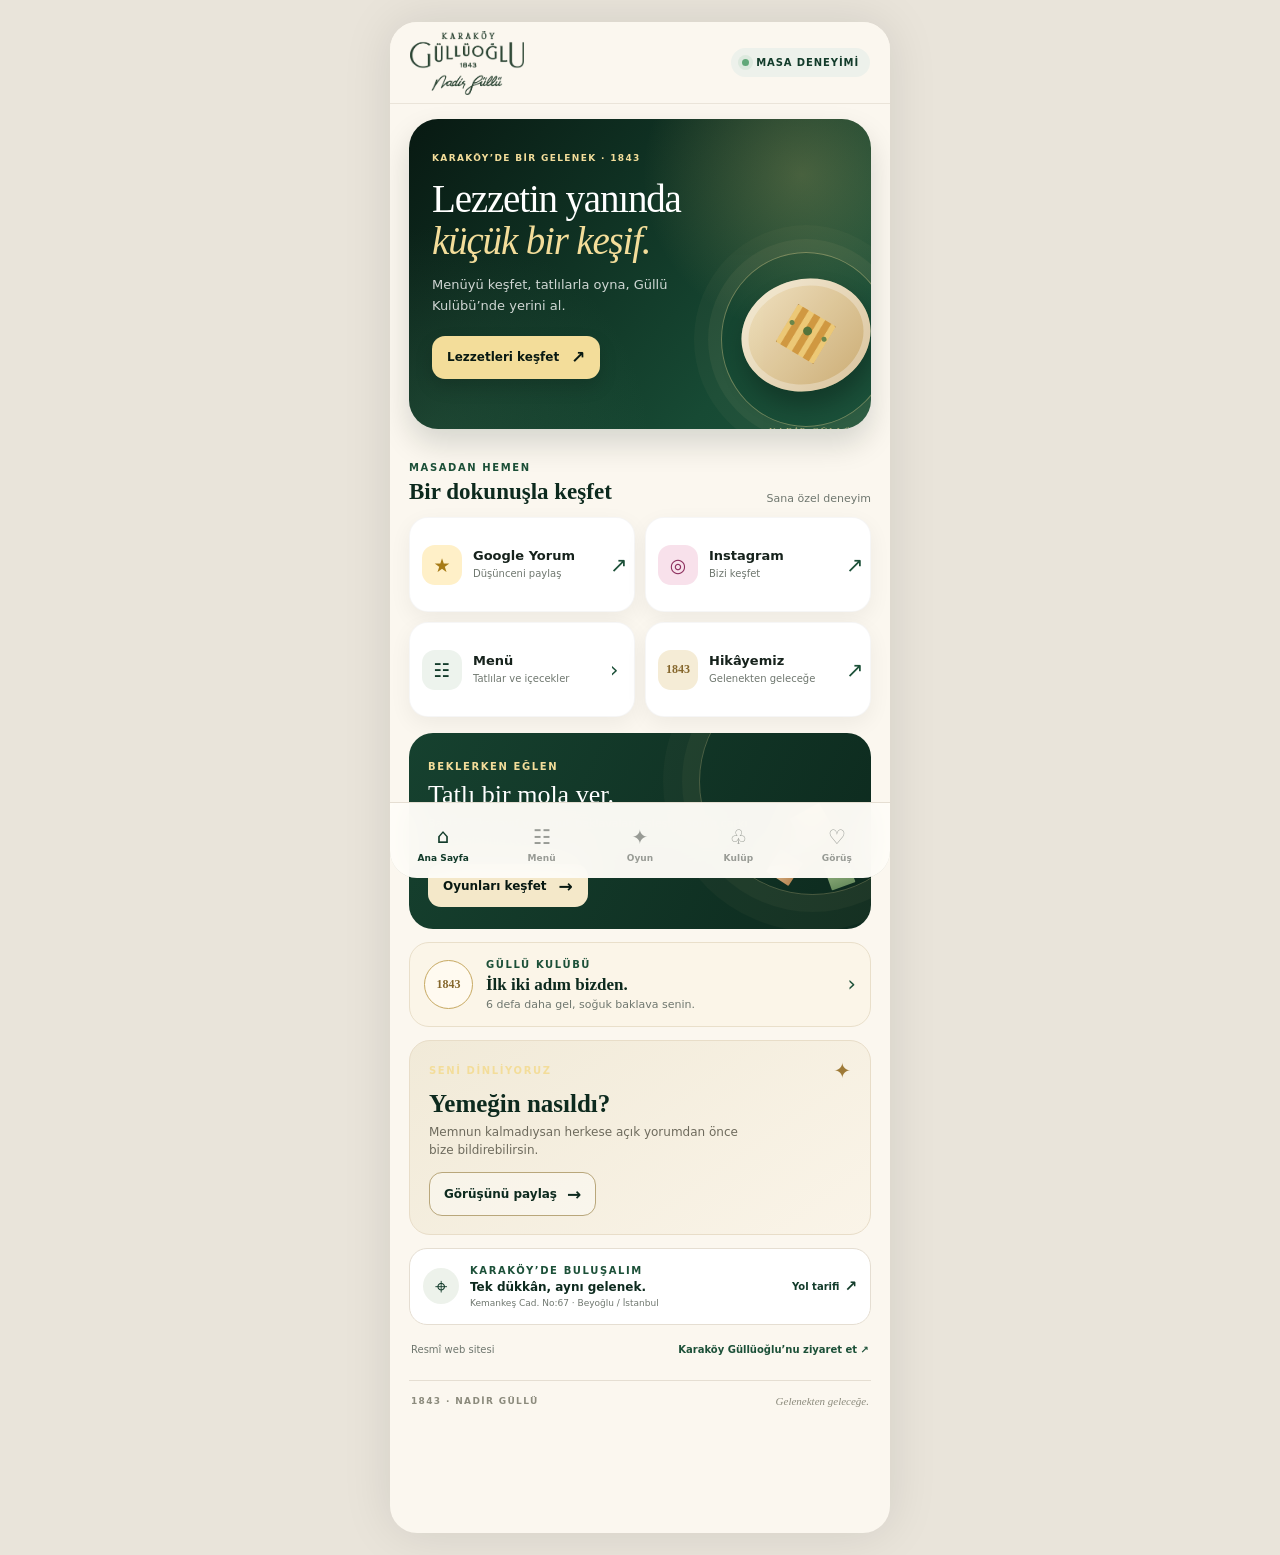
<file: index.html>
<!doctype html>
<html lang="tr">
<head>
  <meta charset="utf-8">
  <meta name="viewport" content="width=device-width, initial-scale=1, viewport-fit=cover">
  <meta name="theme-color" content="#0d2a1e">
  <meta name="description" content="Karaköy Güllüoğlu Akıllı Masa deneyimi. Menüyü keşfet, tatlı eşleştir, kulüp kartını görüntüle.">
  <title>Karaköy Güllüoğlu · Akıllı Masa</title>
  <link rel="icon" href="assets/karakoy-gulluoglu-logo.png" type="image/png">
  <link rel="stylesheet" href="styles.css">
</head>
<body data-page="home">
  <div class="app-shell">
    <header class="topbar">
      <a class="brand-lockup" href="index.html" aria-label="Karaköy Güllüoğlu ana sayfa">
        <img src="assets/karakoy-gulluoglu-logo.png" alt="Karaköy Güllüoğlu · 1843 · Nadir Güllü">
      </a>
      <div class="topbar-note"><span class="live-dot"></span><span>MASA DENEYİMİ</span></div>
    </header>

    <main class="page-content home-page">
      <section class="hero-card">
        <div class="hero-copy">
          <span class="hero-kicker">KARAKÖY’DE BİR GELENEK · 1843</span>
          <h1>Lezzetin yanında<br><em>küçük bir keşif.</em></h1>
          <p>Menüyü keşfet, tatlılarla oyna, Güllü Kulübü’nde yerini al.</p>
          <a class="hero-button" href="menu.html">Lezzetleri keşfet <span>↗</span></a>
        </div>
        <div class="hero-art" aria-hidden="true">
          <div class="hero-art-ring"></div>
          <div class="hero-art-plate"><span class="hero-baklava"></span><span class="hero-pistachio"></span></div>
          <div class="hero-art-caption">NADİR GÜLLÜ</div>
        </div>
      </section>

      <section class="section-head">
        <div><span class="eyebrow green">MASADAN HEMEN</span><h2>Bir dokunuşla keşfet</h2></div>
        <span class="muted">Sana özel deneyim</span>
      </section>

      <section class="quick-grid" aria-label="Hızlı bağlantılar">
        <a class="feature-card review" href="https://search.google.com/local/writereview?placeid=ChIJ9XlKFOi5yhQR2Bo2XTkPPvA" target="_blank" rel="noopener noreferrer">
          <span class="feature-icon">★</span><span class="feature-copy"><strong>Google Yorum</strong><small>Düşünceni paylaş</small></span><span class="feature-arrow">↗</span>
        </a>
        <a class="feature-card instagram" href="https://www.instagram.com/karakoygulluoglu/" target="_blank" rel="noopener noreferrer">
          <span class="feature-icon">◎</span><span class="feature-copy"><strong>Instagram</strong><small>Bizi keşfet</small></span><span class="feature-arrow">↗</span>
        </a>
        <a class="feature-card menu" href="menu.html">
          <span class="feature-icon">☷</span><span class="feature-copy"><strong>Menü</strong><small>Tatlılar ve içecekler</small></span><span class="feature-arrow">›</span>
        </a>
        <a class="feature-card story" href="https://www.karakoygulluoglu.com/hakkimizda" target="_blank" rel="noopener noreferrer">
          <span class="feature-icon">1843</span><span class="feature-copy"><strong>Hikâyemiz</strong><small>Gelenekten geleceğe</small></span><span class="feature-arrow">↗</span>
        </a>
      </section>

      <section class="game-promo">
        <div class="game-promo-art" aria-hidden="true"><span class="promo-piece piece-one"></span><span class="promo-piece piece-two"></span><span class="promo-piece piece-three"></span></div>
        <div class="game-promo-copy">
          <span class="eyebrow gold">BEKLERKEN EĞLEN</span>
          <h2>Tatlı bir mola ver.</h2>
          <p>Baklava, kadayıf ve soğuk baklavaları eşleştir. Sonra çarkı arkadaşlarınla çevir.</p>
          <a class="light-button" href="games.html">Oyunları keşfet <span>→</span></a>
        </div>
      </section>

      <a class="loyalty-teaser" href="loyalty.html">
        <div class="loyalty-teaser-mark"><span>1843</span></div>
        <div class="loyalty-teaser-copy"><span class="eyebrow green">GÜLLÜ KULÜBÜ</span><strong>İlk iki adım bizden.</strong><small>6 defa daha gel, soğuk baklava senin.</small></div>
        <span class="feature-arrow">›</span>
      </a>

      <section class="feedback-teaser">
        <div class="feedback-teaser-top"><span class="eyebrow gold">SENİ DİNLİYORUZ</span><span class="feedback-spark">✦</span></div>
        <h2>Yemeğin nasıldı?</h2>
        <p>Memnun kalmadıysan herkese açık yorumdan önce bize bildirebilirsin.</p>
        <a class="outline-button" href="feedback.html">Görüşünü paylaş <span>→</span></a>
      </section>

      <section class="location-card">
        <div class="location-icon">⌖</div>
        <div class="location-copy"><span class="eyebrow green">KARAKÖY’DE BULUŞALIM</span><strong>Tek dükkân, aynı gelenek.</strong><small>Kemankeş Cad. No:67 · Beyoğlu / İstanbul</small></div>
        <a class="map-button" href="https://www.google.com/maps/dir/?api=1&destination=Karak%C3%B6y%20G%C3%BCll%C3%BCo%C4%9Flu%2C%20Kemanke%C5%9F%20Cad.%20No%3A67%2C%20Beyo%C4%9Flu%2C%20%C4%B0stanbul" target="_blank" rel="noopener noreferrer">Yol tarifi <span>↗</span></a>
      </section>

      <section class="official-link-row">
        <span>Resmî web sitesi</span>
        <a href="https://www.karakoygulluoglu.com/" target="_blank" rel="noopener noreferrer">Karaköy Güllüoğlu’nu ziyaret et ↗</a>
      </section>
      <footer class="site-footer"><span>1843 · NADİR GÜLLÜ</span><small>Gelenekten geleceğe.</small></footer>
    </main>

    <nav class="bottom-nav" aria-label="Alt menü">
      <a href="index.html" class="nav-item active"><span>⌂</span><small>Ana Sayfa</small></a>
      <a href="menu.html" class="nav-item"><span>☷</span><small>Menü</small></a>
      <a href="games.html" class="nav-item"><span>✦</span><small>Oyun</small></a>
      <a href="loyalty.html" class="nav-item"><span>♧</span><small>Kulüp</small></a>
      <a href="feedback.html" class="nav-item"><span>♡</span><small>Görüş</small></a>
    </nav>
  </div>
  <div class="toast" role="status" aria-live="polite"></div>
  <script src="app.js"></script>
</body>
</html>
</file>
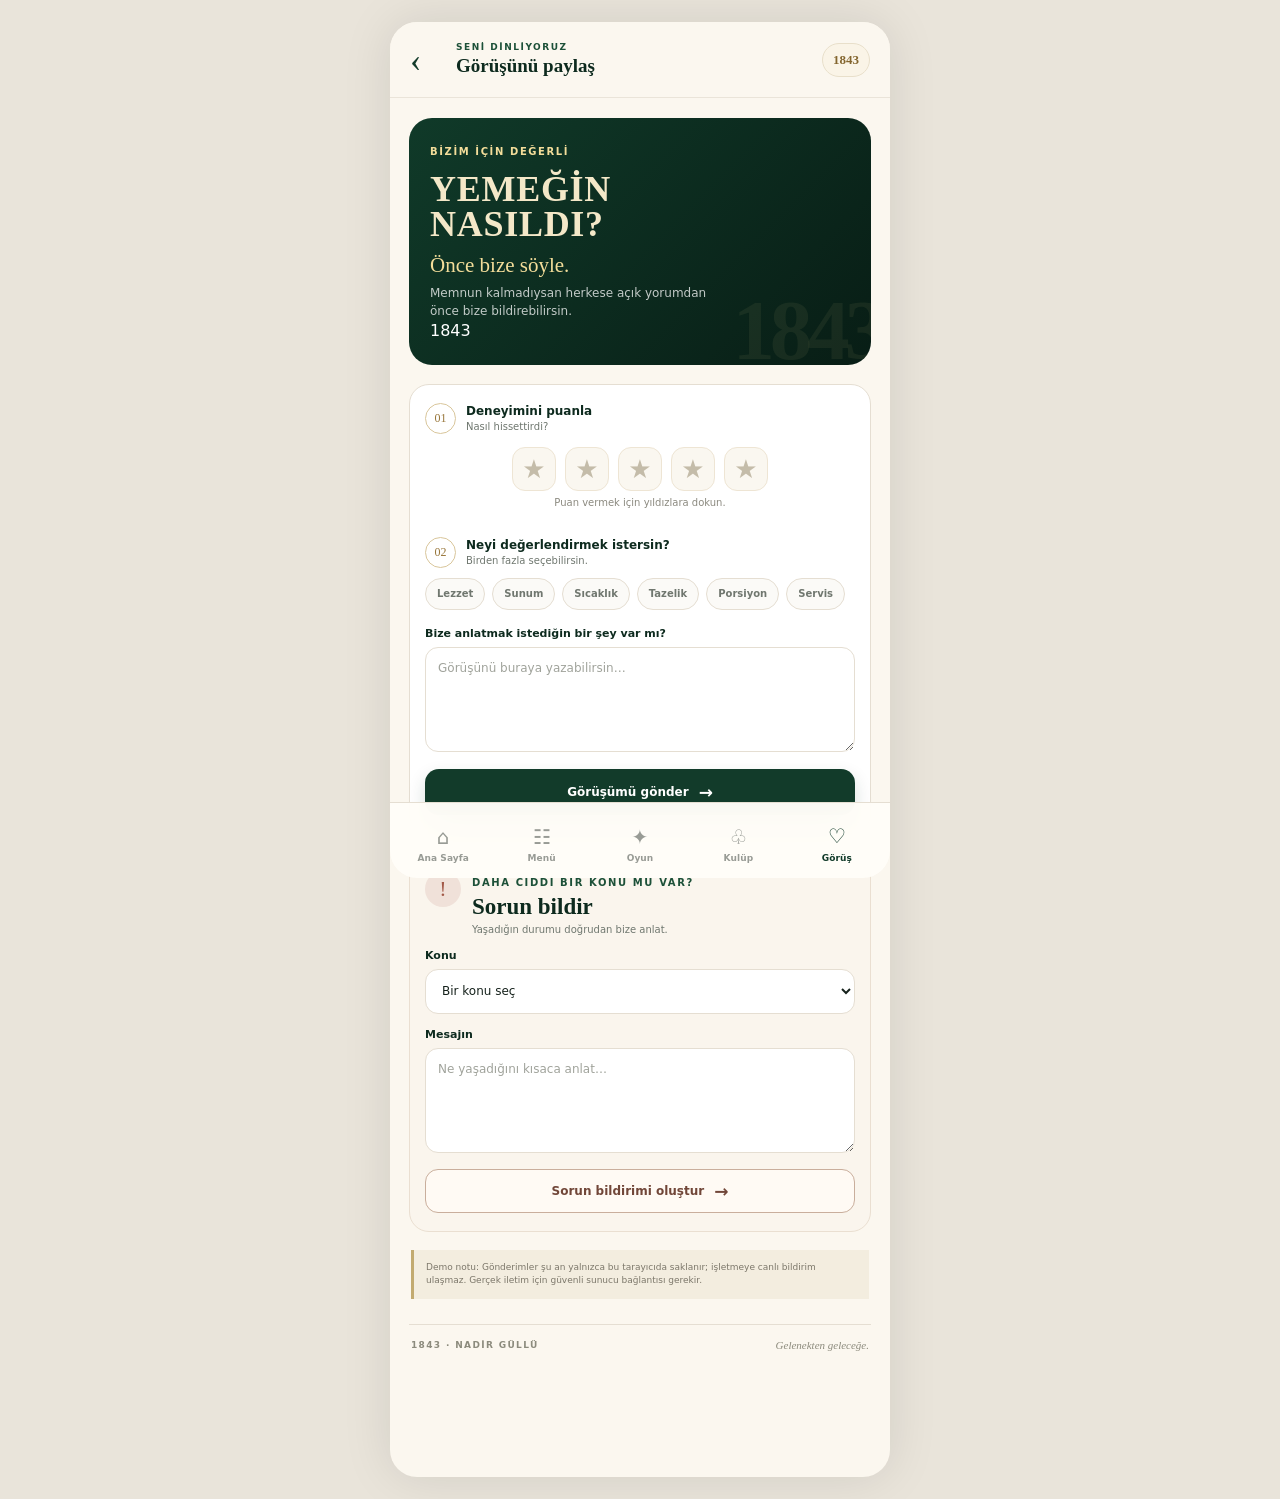
<file: feedback.html>
<!doctype html>
<html lang="tr">
<head>
  <meta charset="utf-8">
  <meta name="viewport" content="width=device-width, initial-scale=1, viewport-fit=cover">
  <meta name="theme-color" content="#0d2a1e">
  <meta name="description" content="Karaköy Güllüoğlu müşteri görüşü ve sorun bildirimi.">
  <title>Görüşünü paylaş · Karaköy Güllüoğlu</title>
  <link rel="icon" href="assets/karakoy-gulluoglu-logo.png" type="image/png">
  <link rel="stylesheet" href="styles.css">
</head>
<body data-page="feedback">
  <div class="app-shell">
    <header class="topbar inner-topbar">
      <a class="back-link" href="index.html" aria-label="Ana sayfaya dön">‹</a>
      <div class="page-title"><span>SENİ DİNLİYORUZ</span><strong>Görüşünü paylaş</strong></div>
      <div class="year-pill">1843</div>
    </header>
    <main class="page-content feedback-page">
      <section class="feedback-hero">
        <span class="eyebrow gold">BİZİM İÇİN DEĞERLİ</span>
        <h1>YEMEĞİN<br>NASILDI?</h1>
        <h2>Önce bize söyle.</h2>
        <p>Memnun kalmadıysan herkese açık yorumdan önce bize bildirebilirsin.</p>
        <div class="feedback-hero-mark">1843</div>
      </section>
      <form id="mealFeedbackForm" class="feedback-form">
        <div class="form-section-heading"><span>01</span><div><strong>Deneyimini puanla</strong><small>Nasıl hissettirdi?</small></div></div>
        <div class="rating-stars" id="ratingStars" role="group" aria-label="Bir ile beş arasında puan ver">
          <button type="button" data-score="1" aria-label="1 yıldız">★</button><button type="button" data-score="2" aria-label="2 yıldız">★</button><button type="button" data-score="3" aria-label="3 yıldız">★</button><button type="button" data-score="4" aria-label="4 yıldız">★</button><button type="button" data-score="5" aria-label="5 yıldız">★</button>
        </div>
        <div class="rating-caption" id="ratingCaption">Puan vermek için yıldızlara dokun.</div>
        <div class="form-section-heading compact-heading"><span>02</span><div><strong>Neyi değerlendirmek istersin?</strong><small>Birden fazla seçebilirsin.</small></div></div>
        <div class="choice-chips" id="mealTopics"><button type="button">Lezzet</button><button type="button">Sunum</button><button type="button">Sıcaklık</button><button type="button">Tazelik</button><button type="button">Porsiyon</button><button type="button">Servis</button></div>
        <label class="field-label" for="mealMessage">Bize anlatmak istediğin bir şey var mı?</label>
        <textarea class="form-control message-box" id="mealMessage" maxlength="700" rows="4" placeholder="Görüşünü buraya yazabilirsin…"></textarea>
        <button class="primary-button full" type="submit">Görüşümü gönder <span>→</span></button>
      </form>

      <section class="problem-report-section">
        <div class="problem-heading"><span class="problem-mark">!</span><div><span class="eyebrow green">DAHA CİDDİ BİR KONU MU VAR?</span><h2>Sorun bildir</h2><p>Yaşadığın durumu doğrudan bize anlat.</p></div></div>
        <form id="problemForm" class="problem-form">
          <label class="field-label" for="problemType">Konu</label>
          <select class="form-control" id="problemType"><option value="">Bir konu seç</option><option>Siparişimle ilgili</option><option>Ürün kalitesi</option><option>Temizlik / hijyen</option><option>Çalışan iletişimi</option><option>Diğer</option></select>
          <label class="field-label" for="problemMessage">Mesajın</label>
          <textarea class="form-control message-box" id="problemMessage" maxlength="1000" rows="4" placeholder="Ne yaşadığını kısaca anlat…" required></textarea>
          <button class="outline-button full" type="submit">Sorun bildirimi oluştur <span>→</span></button>
        </form>
      </section>
      <p class="demo-disclaimer">Demo notu: Gönderimler şu an yalnızca bu tarayıcıda saklanır; işletmeye canlı bildirim ulaşmaz. Gerçek iletim için güvenli sunucu bağlantısı gerekir.</p>
      <footer class="site-footer"><span>1843 · NADİR GÜLLÜ</span><small>Gelenekten geleceğe.</small></footer>
    </main>
    <nav class="bottom-nav" aria-label="Alt menü">
      <a href="index.html" class="nav-item"><span>⌂</span><small>Ana Sayfa</small></a>
      <a href="menu.html" class="nav-item"><span>☷</span><small>Menü</small></a>
      <a href="games.html" class="nav-item"><span>✦</span><small>Oyun</small></a>
      <a href="loyalty.html" class="nav-item"><span>♧</span><small>Kulüp</small></a>
      <a href="feedback.html" class="nav-item active"><span>♡</span><small>Görüş</small></a>
    </nav>
  </div>
  <div class="toast" role="status" aria-live="polite"></div>
  <script src="app.js"></script>
</body>
</html>
</file>
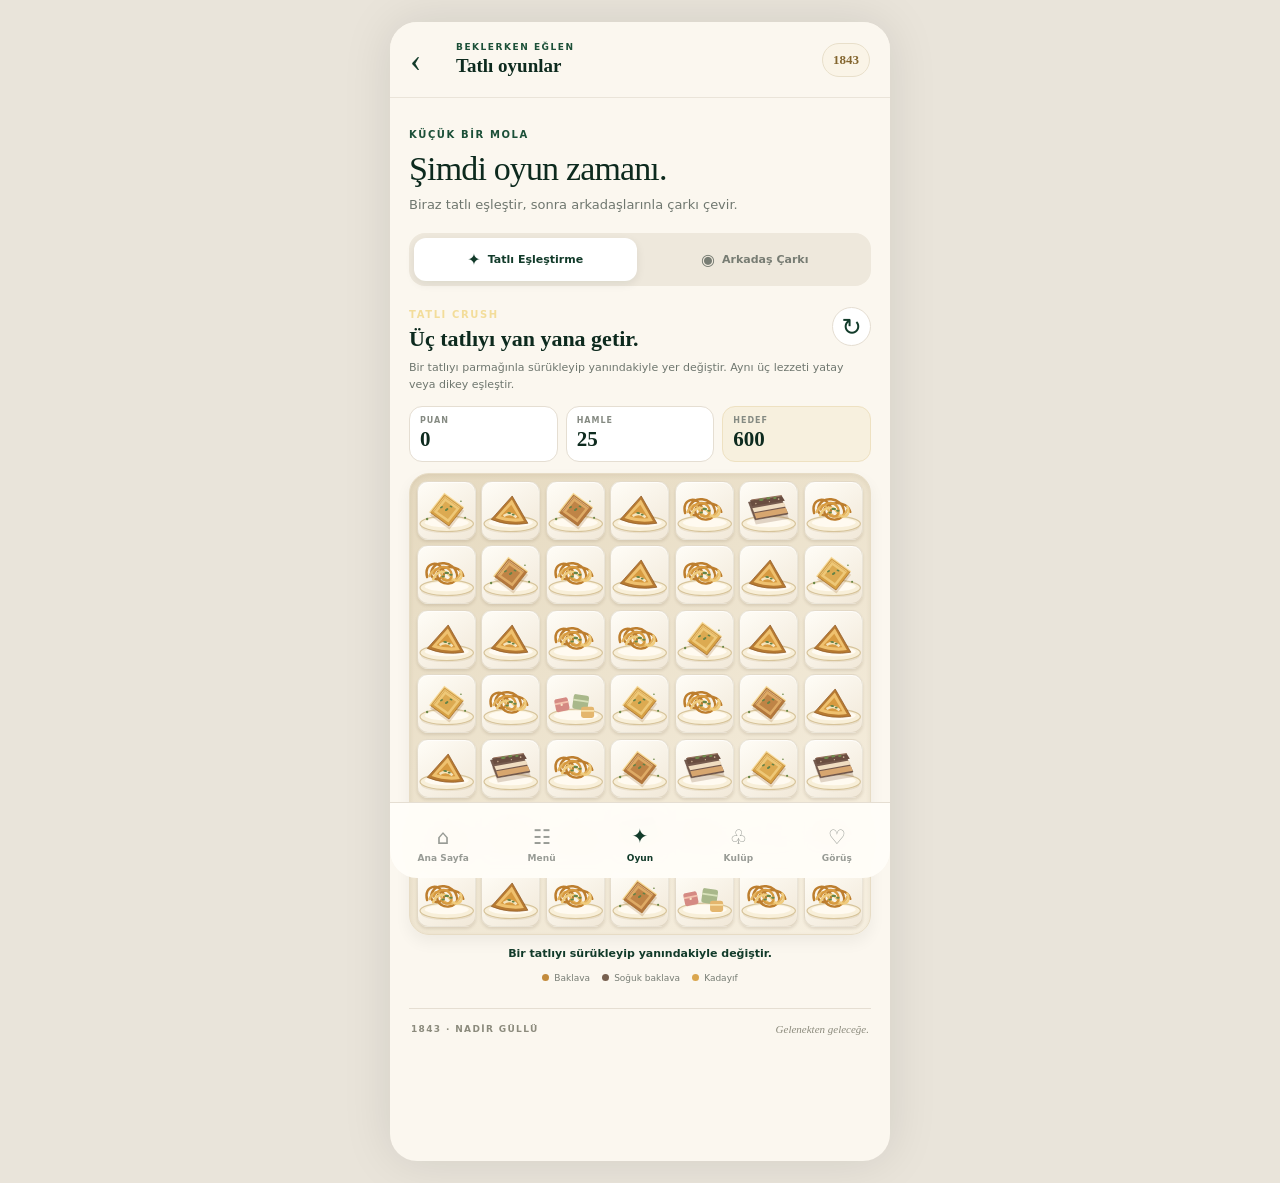
<file: games.html>
<!doctype html>
<html lang="tr">
<head>
  <meta charset="utf-8">
  <meta name="viewport" content="width=device-width, initial-scale=1, viewport-fit=cover">
  <meta name="theme-color" content="#0d2a1e">
  <meta name="description" content="Karaköy Güllüoğlu Akıllı Masa oyunları.">
  <title>Oyunlar · Karaköy Güllüoğlu</title>
  <link rel="icon" href="assets/karakoy-gulluoglu-logo.png" type="image/png">
  <link rel="stylesheet" href="styles.css">
</head>
<body data-page="games">
  <div class="app-shell">
    <header class="topbar inner-topbar">
      <a class="back-link" href="index.html" aria-label="Ana sayfaya dön">‹</a>
      <div class="page-title"><span>BEKLERKEN EĞLEN</span><strong>Tatlı oyunlar</strong></div>
      <div class="year-pill">1843</div>
    </header>
    <main class="page-content games-page">
      <section class="page-intro games-intro"><span class="eyebrow green">KÜÇÜK BİR MOLA</span><h1>Şimdi oyun zamanı.</h1><p>Biraz tatlı eşleştir, sonra arkadaşlarınla çarkı çevir.</p></section>
      <div class="game-mode-tabs" role="tablist" aria-label="Oyun seçimi">
        <button class="game-tab active" data-game-mode="match" type="button" role="tab" aria-selected="true"><span>✦</span> Tatlı Eşleştirme</button>
        <button class="game-tab" data-game-mode="wheel" type="button" role="tab" aria-selected="false"><span>◉</span> Arkadaş Çarkı</button>
      </div>

      <section class="game-panel active" id="mode-match" role="tabpanel">
        <div class="game-panel-heading"><div><span class="eyebrow gold">TATLI CRUSH</span><h2>Üç tatlıyı yan yana getir.</h2></div><button class="icon-action" id="matchRestart" type="button" aria-label="Oyunu yeniden başlat">↻</button></div>
        <p class="game-instruction">Bir tatlıyı parmağınla sürükleyip yanındakiyle yer değiştir. Aynı üç lezzeti yatay veya dikey eşleştir.</p>
        <div class="match-score-row">
          <div class="score-box"><small>PUAN</small><strong id="matchScore">0</strong></div>
          <div class="score-box"><small>HAMLE</small><strong id="matchMoves">25</strong></div>
          <div class="score-box target-score"><small>HEDEF</small><strong>600</strong></div>
        </div>
        <div class="match-board-frame"><div class="match-grid" id="matchGrid" aria-label="Tatlı eşleştirme oyun tahtası"></div></div>
        <div class="match-message" id="matchMessage" aria-live="polite">Başlamak için yan yana duran iki tatlıyı değiştir.</div>
        <div class="game-legend"><span><i class="legend-dot baklava-dot"></i> Baklava</span><span><i class="legend-dot cold-dot"></i> Soğuk baklava</span><span><i class="legend-dot kadayif-dot"></i> Kadayıf</span></div>
      </section>

      <section class="game-panel wheel-panel" id="mode-wheel" role="tabpanel" hidden>
        <div class="game-panel-heading"><div><span class="eyebrow gold">1843’ÜN ÇARKI</span><h2>Kararı şansa bırak.</h2></div><span class="wheel-seal">1843</span></div>
        <label class="field-label" for="wheelQuestion">Bugün çark neye karar versin?</label>
        <select class="form-control" id="wheelQuestion">
          <option>Çaylar kimden?</option>
          <option>Soğuk baklavayı kim ısmarlayacak?</option>
          <option>Tatlıyı kim seçiyor?</option>
          <option>İlk lokma kimin?</option>
          <option>Hesabı kim kapatıyor?</option>
        </select>
        <div class="participant-heading"><div><strong>Masadakiler</strong><small>Çarka katılacak isimleri ekle.</small></div><span id="participantCount">0 kişi</span></div>
        <div class="add-player-row"><input class="form-control" id="playerInput" type="text" maxlength="18" placeholder="Bir isim yaz…" autocomplete="off"><button class="add-player-button" id="addPlayer" type="button">Ekle</button></div>
        <div class="player-chips" id="playerList" aria-live="polite"><span class="empty-player-note">Henüz isim eklenmedi.</span></div>
        <div class="wheel-stage">
          <div class="wheel-pointer" aria-hidden="true"></div>
          <div class="wheel-disc" id="wheelDisc"><div class="wheel-labels" id="wheelLabels"></div><div class="wheel-center"><strong>1843</strong><small>NADİR GÜLLÜ</small></div></div>
        </div>
        <button class="primary-button full spin-button" id="spinWheel" type="button" disabled>Çarkı çevir <span>↻</span></button>
        <div class="wheel-result" id="wheelResult" aria-live="polite" hidden></div>
        <p class="wheel-footnote">En az iki isim ekle. Çarkın ortasında Karaköy Güllüoğlu’nun 1843 vurgusu yer alır.</p>
      </section>
      <footer class="site-footer"><span>1843 · NADİR GÜLLÜ</span><small>Gelenekten geleceğe.</small></footer>
    </main>
    <nav class="bottom-nav" aria-label="Alt menü">
      <a href="index.html" class="nav-item"><span>⌂</span><small>Ana Sayfa</small></a>
      <a href="menu.html" class="nav-item"><span>☷</span><small>Menü</small></a>
      <a href="games.html" class="nav-item active"><span>✦</span><small>Oyun</small></a>
      <a href="loyalty.html" class="nav-item"><span>♧</span><small>Kulüp</small></a>
      <a href="feedback.html" class="nav-item"><span>♡</span><small>Görüş</small></a>
    </nav>
  </div>
  <div class="toast" role="status" aria-live="polite"></div>
  <script src="app.js"></script>
</body>
</html>
</file>
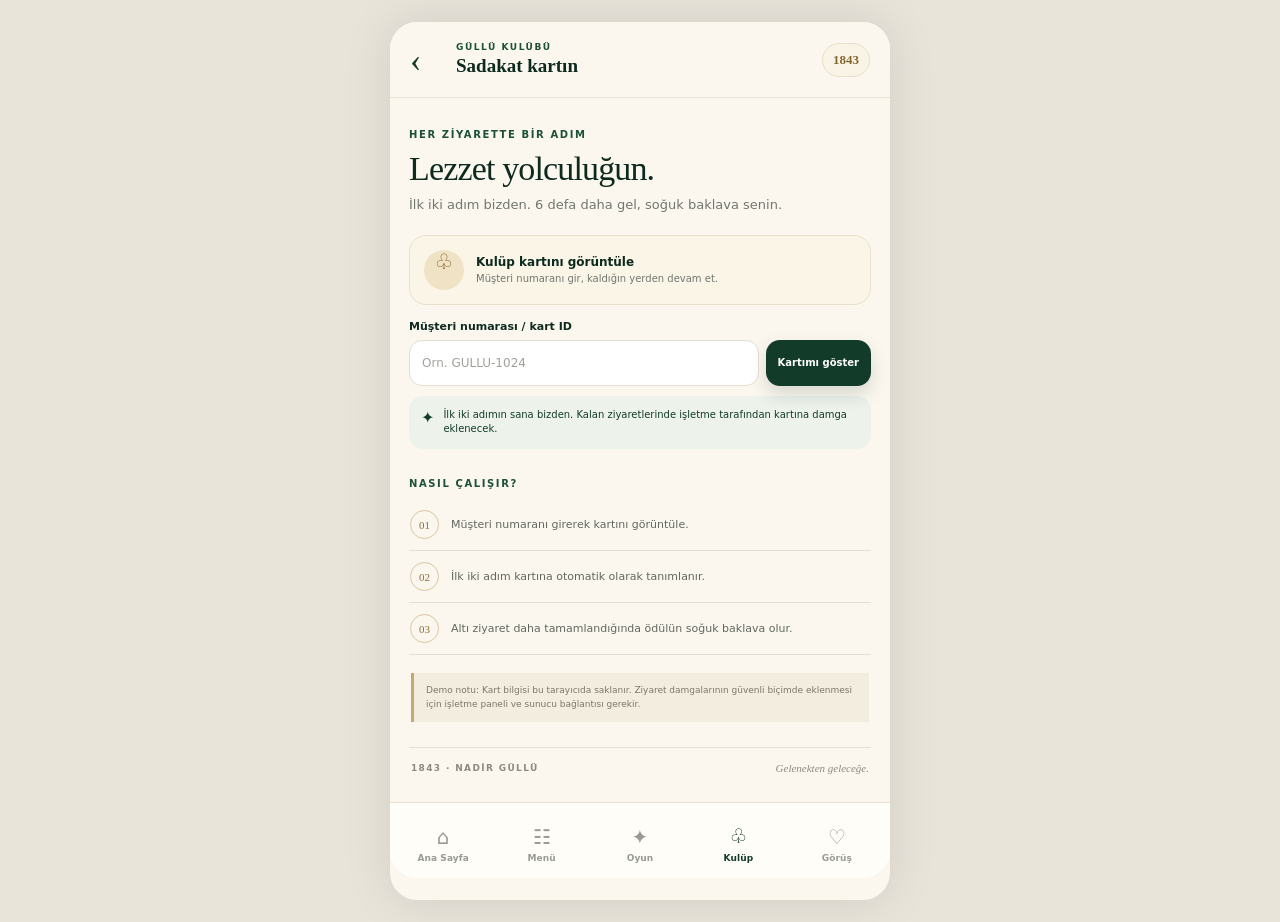
<file: loyalty.html>
<!doctype html>
<html lang="tr">
<head>
  <meta charset="utf-8">
  <meta name="viewport" content="width=device-width, initial-scale=1, viewport-fit=cover">
  <meta name="theme-color" content="#0d2a1e">
  <meta name="description" content="Güllü Kulübü dijital sadakat kartı.">
  <title>Güllü Kulübü · Karaköy Güllüoğlu</title>
  <link rel="icon" href="assets/karakoy-gulluoglu-logo.png" type="image/png">
  <link rel="stylesheet" href="styles.css">
</head>
<body data-page="loyalty">
  <div class="app-shell">
    <header class="topbar inner-topbar">
      <a class="back-link" href="index.html" aria-label="Ana sayfaya dön">‹</a>
      <div class="page-title"><span>GÜLLÜ KULÜBÜ</span><strong>Sadakat kartın</strong></div>
      <div class="year-pill">1843</div>
    </header>
    <main class="page-content loyalty-page">
      <section class="page-intro"><span class="eyebrow green">HER ZİYARETTE BİR ADIM</span><h1>Lezzet yolculuğun.</h1><p>İlk iki adım bizden. 6 defa daha gel, soğuk baklava senin.</p></section>
      <section class="loyalty-entry-card">
        <div class="loyalty-entry-icon">♧</div>
        <div><strong>Kulüp kartını görüntüle</strong><small>Müşteri numaranı gir, kaldığın yerden devam et.</small></div>
      </section>
      <form class="loyalty-form" id="loyaltyForm">
        <label class="field-label" for="customerId">Müşteri numarası / kart ID</label>
        <div class="id-entry-row"><input class="form-control" id="customerId" type="text" maxlength="32" placeholder="Örn. GULLU-1024" autocomplete="off" required><button class="primary-button" type="submit">Kartımı göster</button></div>
      </form>
      <section class="loyalty-card" id="loyaltyCard" hidden>
        <div class="loyalty-card-top"><div><span class="club-mini-label">KARAKÖY GÜLLÜOĞLU</span><h2>Güllü Kulübü</h2></div><div class="club-year">1843</div></div>
        <div class="loyalty-card-middle"><span>MERHABA, <strong id="loyaltyCustomerName">KULÜP ÜYESİ</strong></span><small>SOĞUK BAKLAVA YOLCULUĞUN</small></div>
        <div class="stamp-grid" id="stampGrid" aria-label="Sekiz adımlı sadakat kartı"></div>
        <div class="loyalty-progress"><strong><span id="stampCount">2</span><small> / 8 ADIM</small></strong><span id="remainingVisits">Ödüle 6 ziyaret kaldı</span></div>
        <div class="loyalty-reward"><span class="reward-star">✦</span><div><small>HEDEF ÖDÜLÜN</small><strong>1 adet soğuk baklava</strong></div><span class="reward-check">✧</span></div>
        <div class="loyalty-card-footer"><span>İLK 2 ADIM BİZDEN</span><span>NADİR GÜLLÜ · 1843</span></div>
      </section>
      <div class="loyalty-explain" id="loyaltyExplain" hidden><span>✦</span><p>İlk iki adımın sana bizden. Kalan ziyaretlerinde işletme tarafından kartına damga eklenecek.</p></div>
      <section class="loyalty-howto"><span class="eyebrow green">NASIL ÇALIŞIR?</span><div class="howto-row"><span>01</span><p>Müşteri numaranı girerek kartını görüntüle.</p></div><div class="howto-row"><span>02</span><p>İlk iki adım kartına otomatik olarak tanımlanır.</p></div><div class="howto-row"><span>03</span><p>Altı ziyaret daha tamamlandığında ödülün soğuk baklava olur.</p></div></section>
      <p class="demo-disclaimer">Demo notu: Kart bilgisi bu tarayıcıda saklanır. Ziyaret damgalarının güvenli biçimde eklenmesi için işletme paneli ve sunucu bağlantısı gerekir.</p>
      <footer class="site-footer"><span>1843 · NADİR GÜLLÜ</span><small>Gelenekten geleceğe.</small></footer>
    </main>
    <nav class="bottom-nav" aria-label="Alt menü">
      <a href="index.html" class="nav-item"><span>⌂</span><small>Ana Sayfa</small></a>
      <a href="menu.html" class="nav-item"><span>☷</span><small>Menü</small></a>
      <a href="games.html" class="nav-item"><span>✦</span><small>Oyun</small></a>
      <a href="loyalty.html" class="nav-item active"><span>♧</span><small>Kulüp</small></a>
      <a href="feedback.html" class="nav-item"><span>♡</span><small>Görüş</small></a>
    </nav>
  </div>
  <div class="toast" role="status" aria-live="polite"></div>
  <script src="app.js"></script>
</body>
</html>
</file>
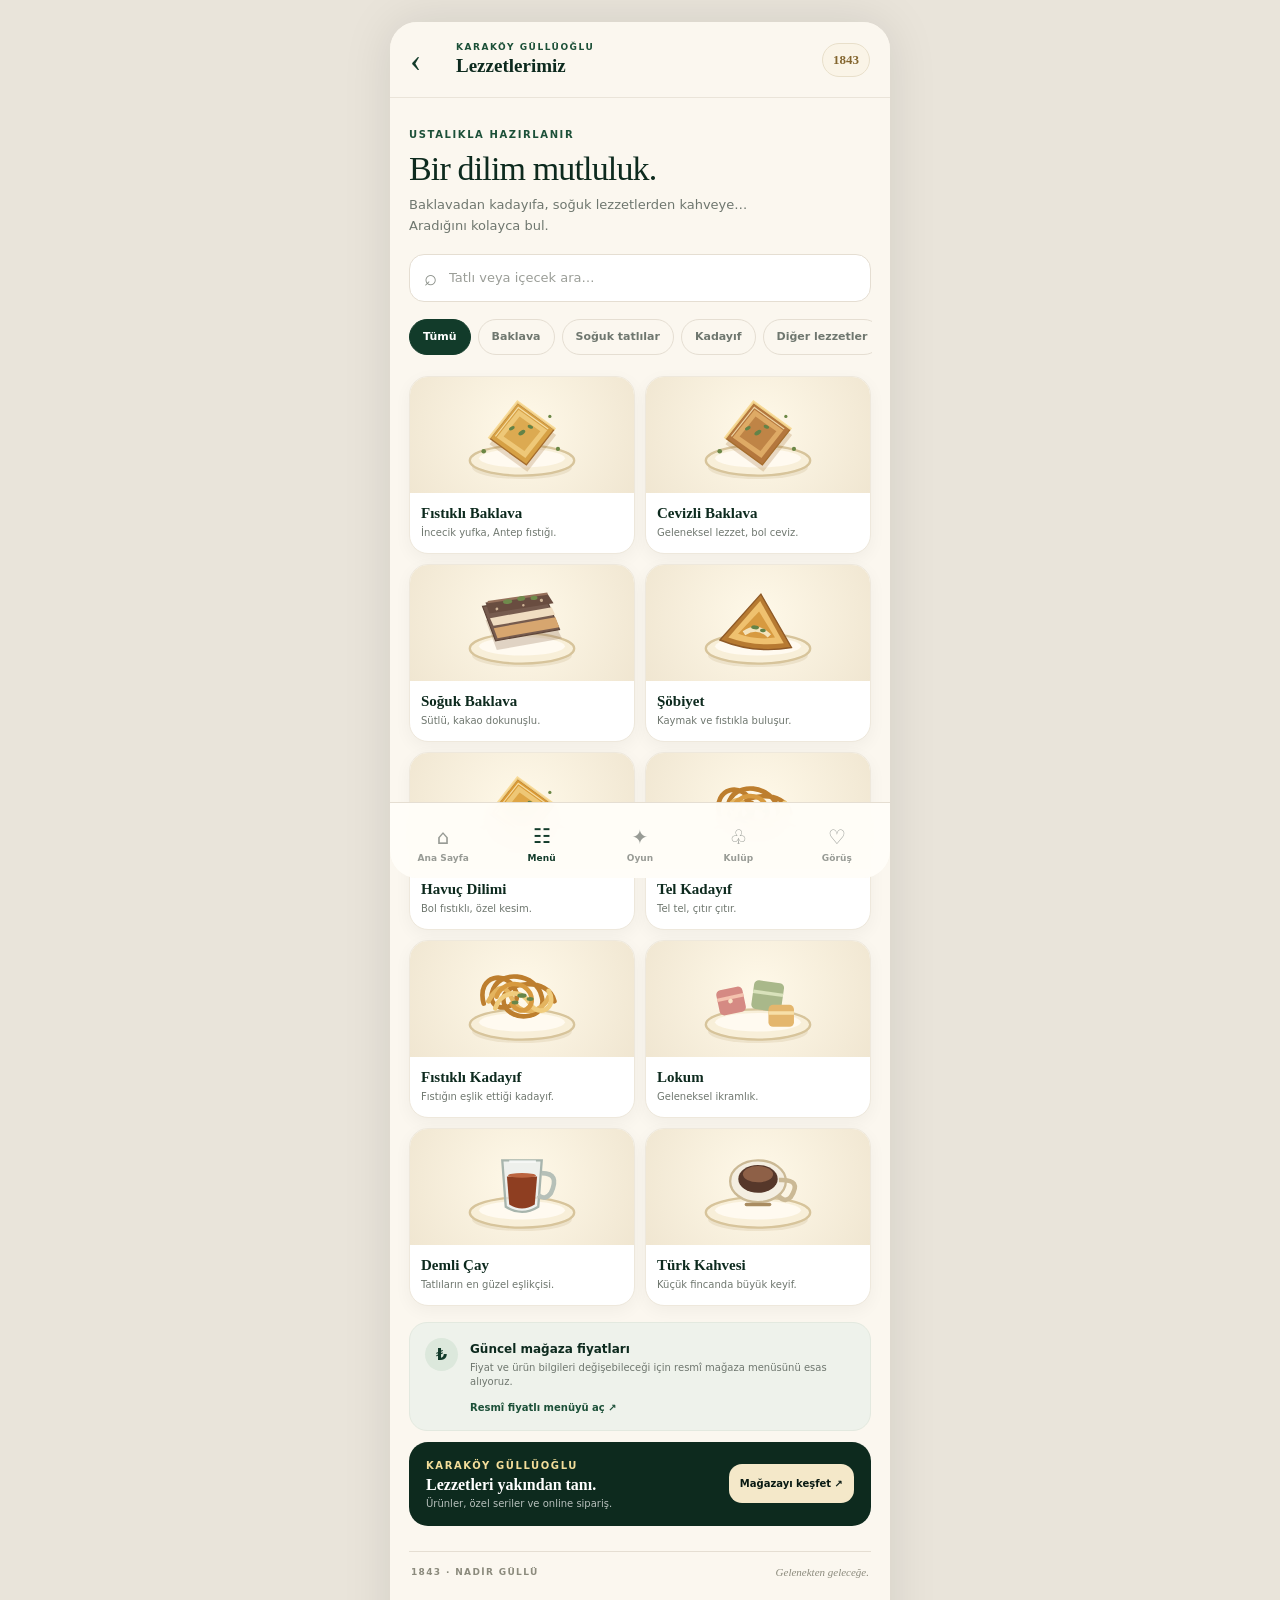
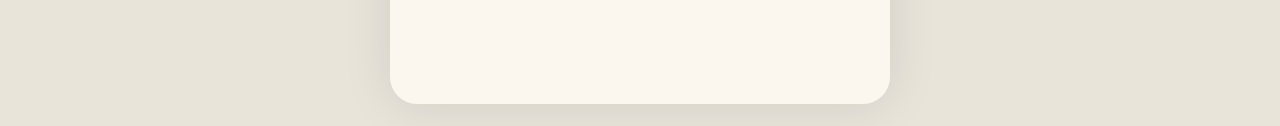
<file: menu.html>
<!doctype html>
<html lang="tr">
<head>
  <meta charset="utf-8">
  <meta name="viewport" content="width=device-width, initial-scale=1, viewport-fit=cover">
  <meta name="theme-color" content="#0d2a1e">
  <meta name="description" content="Karaköy Güllüoğlu lezzetlerini keşfet.">
  <title>Menü · Karaköy Güllüoğlu</title>
  <link rel="icon" href="assets/karakoy-gulluoglu-logo.png" type="image/png">
  <link rel="stylesheet" href="styles.css">
</head>
<body data-page="menu">
  <div class="app-shell">
    <header class="topbar inner-topbar">
      <a class="back-link" href="index.html" aria-label="Ana sayfaya dön">‹</a>
      <div class="page-title"><span>KARAKÖY GÜLLÜOĞLU</span><strong>Lezzetlerimiz</strong></div>
      <div class="year-pill">1843</div>
    </header>
    <main class="page-content">
      <section class="page-intro menu-intro">
        <span class="eyebrow green">USTALIKLA HAZIRLANIR</span>
        <h1>Bir dilim mutluluk.</h1>
        <p>Baklavadan kadayıfa, soğuk lezzetlerden kahveye… Aradığını kolayca bul.</p>
      </section>
      <label class="search-box" for="menuSearch"><span>⌕</span><input id="menuSearch" type="search" placeholder="Tatlı veya içecek ara…" autocomplete="off"></label>
      <div class="category-tabs" id="categoryTabs" aria-label="Menü kategorileri">
        <button class="tab active" data-filter="all" type="button">Tümü</button>
        <button class="tab" data-filter="baklava" type="button">Baklava</button>
        <button class="tab" data-filter="cold" type="button">Soğuk tatlılar</button>
        <button class="tab" data-filter="kadayif" type="button">Kadayıf</button>
        <button class="tab" data-filter="other" type="button">Diğer lezzetler</button>
        <button class="tab" data-filter="drink" type="button">İçecekler</button>
      </div>
      <div class="product-grid" id="productList">
        <article class="product-card" data-category="baklava" data-name="fıstıklı baklava"><div class="product-art" data-art="baklava"></div><div class="product-info"><strong>Fıstıklı Baklava</strong><small>İncecik yufka, Antep fıstığı.</small></div></article>
        <article class="product-card" data-category="baklava" data-name="cevizli baklava"><div class="product-art" data-art="walnut"></div><div class="product-info"><strong>Cevizli Baklava</strong><small>Geleneksel lezzet, bol ceviz.</small></div></article>
        <article class="product-card" data-category="cold" data-name="soğuk baklava"><div class="product-art" data-art="cold"></div><div class="product-info"><strong>Soğuk Baklava</strong><small>Sütlü, kakao dokunuşlu.</small></div></article>
        <article class="product-card" data-category="baklava" data-name="şöbiyet"><div class="product-art" data-art="sobiyet"></div><div class="product-info"><strong>Şöbiyet</strong><small>Kaymak ve fıstıkla buluşur.</small></div></article>
        <article class="product-card" data-category="baklava" data-name="havuç dilimi"><div class="product-art" data-art="carrot"></div><div class="product-info"><strong>Havuç Dilimi</strong><small>Bol fıstıklı, özel kesim.</small></div></article>
        <article class="product-card" data-category="kadayif" data-name="tel kadayıf"><div class="product-art" data-art="kadayif"></div><div class="product-info"><strong>Tel Kadayıf</strong><small>Tel tel, çıtır çıtır.</small></div></article>
        <article class="product-card" data-category="kadayif" data-name="fıstıklı kadayıf"><div class="product-art" data-art="kadayif"></div><div class="product-info"><strong>Fıstıklı Kadayıf</strong><small>Fıstığın eşlik ettiği kadayıf.</small></div></article>
        <article class="product-card" data-category="other" data-name="lokum"><div class="product-art" data-art="lokum"></div><div class="product-info"><strong>Lokum</strong><small>Geleneksel ikramlık.</small></div></article>
        <article class="product-card" data-category="drink" data-name="çay"><div class="product-art" data-art="tea"></div><div class="product-info"><strong>Demli Çay</strong><small>Tatlıların en güzel eşlikçisi.</small></div></article>
        <article class="product-card" data-category="drink" data-name="türk kahvesi"><div class="product-art" data-art="coffee"></div><div class="product-info"><strong>Türk Kahvesi</strong><small>Küçük fincanda büyük keyif.</small></div></article>
      </div>
      <div class="no-results" id="noMenuResults" hidden>Aradığın lezzeti bulamadık. Başka bir kelime deneyebilirsin.</div>
      <section class="menu-note">
        <div class="note-mark">₺</div><div><strong>Güncel mağaza fiyatları</strong><p>Fiyat ve ürün bilgileri değişebileceği için resmî mağaza menüsünü esas alıyoruz.</p><a href="https://www.karakoygulluoglu.com/en/menu" target="_blank" rel="noopener noreferrer">Resmî fiyatlı menüyü aç ↗</a></div>
      </section>
      <section class="store-link-card"><div><span class="eyebrow gold">KARAKÖY GÜLLÜOĞLU</span><strong>Lezzetleri yakından tanı.</strong><small>Ürünler, özel seriler ve online sipariş.</small></div><a href="https://www.karakoygulluoglu.com/" target="_blank" rel="noopener noreferrer" class="light-button">Mağazayı keşfet ↗</a></section>
      <footer class="site-footer"><span>1843 · NADİR GÜLLÜ</span><small>Gelenekten geleceğe.</small></footer>
    </main>
    <nav class="bottom-nav" aria-label="Alt menü">
      <a href="index.html" class="nav-item"><span>⌂</span><small>Ana Sayfa</small></a>
      <a href="menu.html" class="nav-item active"><span>☷</span><small>Menü</small></a>
      <a href="games.html" class="nav-item"><span>✦</span><small>Oyun</small></a>
      <a href="loyalty.html" class="nav-item"><span>♧</span><small>Kulüp</small></a>
      <a href="feedback.html" class="nav-item"><span>♡</span><small>Görüş</small></a>
    </nav>
  </div>
  <div class="toast" role="status" aria-live="polite"></div>
  <script src="app.js"></script>
</body>
</html>
</file>
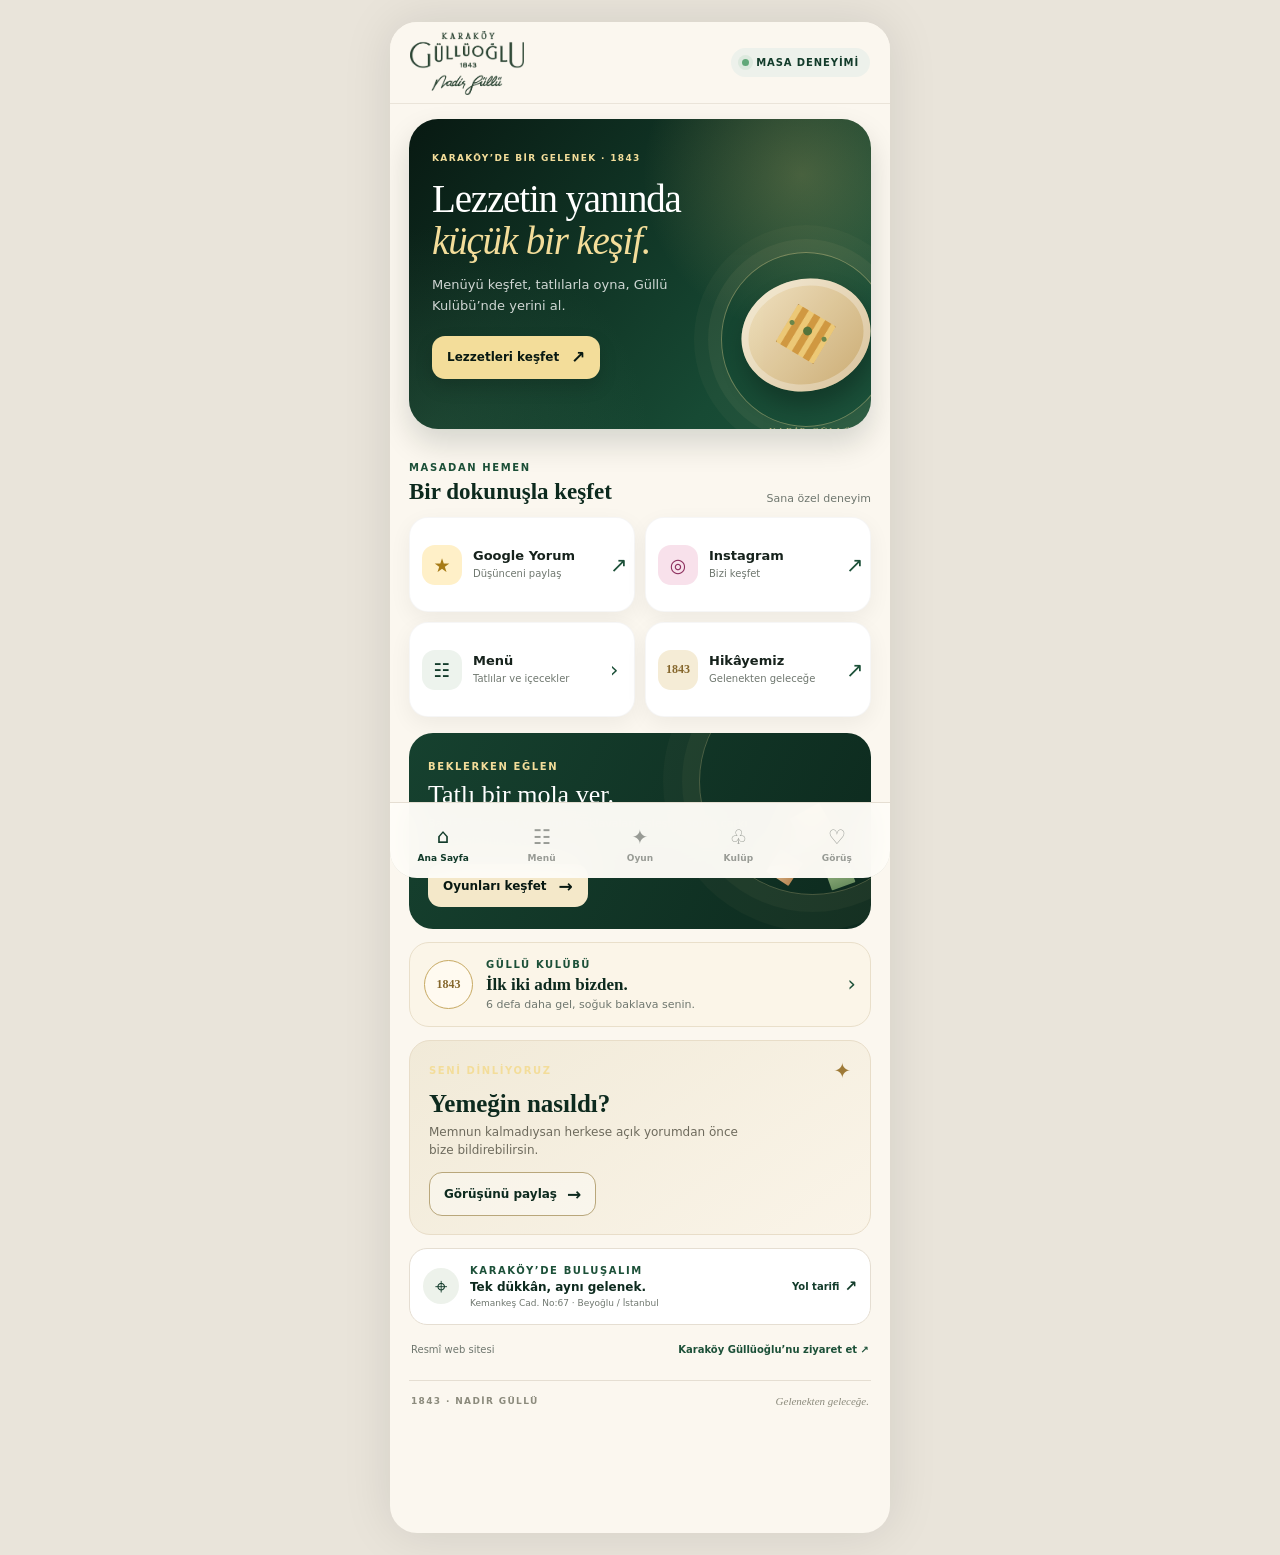
<file: services.html>
<!doctype html>
<html lang="tr">
<head>
  <meta charset="utf-8">
  <meta name="viewport" content="width=device-width, initial-scale=1">
  <meta http-equiv="refresh" content="0; url=index.html">
  <title>Akıllı Masa · Karaköy Güllüoğlu</title>
  <script>window.location.replace('index.html');</script>
</head>
<body>
  <p>Bu sayfa güncellendi. <a href="index.html">Ana sayfaya dön</a>.</p>
</body>
</html>
</file>
<file: styles.css>
:root{
  --green-950:#081912;--green-900:#0d2a1e;--green-800:#123b2a;--green-700:#1c5038;
  --green-500:#5b9b73;--gold:#d6ad55;--gold-light:#f3dd9a;--cream:#fbf7ef;
  --paper:#f3eee3;--ink:#16221c;--muted:#6f776f;--line:#e5ded2;--white:#fff;
  --danger:#ad5948;--shadow:0 14px 40px rgba(9,25,17,.10);--radius:22px;
}
*{box-sizing:border-box}
html{scroll-behavior:smooth;background:#e9e4da}
body{margin:0;min-height:100vh;background:#e9e4da;color:var(--ink);font-family:Inter,ui-sans-serif,system-ui,-apple-system,BlinkMacSystemFont,"Segoe UI",sans-serif;-webkit-font-smoothing:antialiased}
button,input,textarea,select{font:inherit}button{cursor:pointer}a{color:inherit;text-decoration:none}button:focus-visible,a:focus-visible,input:focus-visible,textarea:focus-visible,select:focus-visible{outline:3px solid rgba(214,173,85,.55);outline-offset:3px}
.app-shell{position:relative;width:min(100%,500px);min-height:100vh;margin:0 auto;padding-bottom:calc(100px + env(safe-area-inset-bottom));overflow:hidden;background:var(--cream);box-shadow:0 0 50px rgba(0,0,0,.10)}
.topbar{height:82px;padding:10px 20px;display:flex;align-items:center;justify-content:space-between;gap:14px;background:rgba(251,247,239,.96);backdrop-filter:blur(16px);position:sticky;top:0;z-index:30;border-bottom:1px solid rgba(229,222,210,.75)}
.brand-lockup{display:flex;align-items:center;width:142px;height:64px;overflow:hidden}.brand-lockup img{display:block;width:100%;height:100%;object-fit:contain;object-position:left center}
.topbar-note{display:flex;align-items:center;gap:7px;padding:9px 11px;border-radius:999px;background:#edf1eb;color:var(--green-800);font-size:10px;font-weight:850;letter-spacing:.09em;white-space:nowrap}
.live-dot{width:7px;height:7px;display:inline-block;border-radius:50%;background:#61a879;box-shadow:0 0 0 4px rgba(97,168,121,.12)}
.inner-topbar{justify-content:flex-start;height:76px}.back-link{width:32px;flex:0 0 32px;font-size:34px;line-height:1;color:var(--green-800);font-family:Georgia,serif}.page-title{display:flex;flex-direction:column;gap:3px;flex:1}.page-title span{font-size:9px;letter-spacing:.17em;color:var(--green-700);font-weight:850}.page-title strong{font-family:Georgia,serif;font-size:19px;color:var(--green-900);font-weight:600}.year-pill{padding:8px 10px;border:1px solid #e8dfca;border-radius:999px;color:#83652e;background:#faf4e7;font-family:Georgia,serif;font-weight:700;font-size:13px}
.page-content{padding:20px 19px 26px}.home-page{padding-top:15px}
.eyebrow{display:inline-block;font-size:10px;line-height:1.35;font-weight:850;letter-spacing:.16em}.eyebrow.green{color:var(--green-700)}.eyebrow.gold{color:#f3dd9a}
.muted{color:var(--muted);font-size:11px}
.hero-card{position:relative;isolation:isolate;overflow:hidden;min-height:310px;border-radius:29px;padding:27px 23px;background:linear-gradient(132deg,var(--green-950),#174a34 75%,#1b513a);color:white;box-shadow:0 15px 30px rgba(9,25,17,.15)}
.hero-card:before{content:"";position:absolute;inset:0;z-index:-1;background:radial-gradient(circle at 85% 18%,rgba(238,202,118,.24),transparent 34%),radial-gradient(circle at 5% 105%,rgba(91,155,115,.18),transparent 40%)}
.hero-copy{position:relative;z-index:3;max-width:75%}.hero-kicker{font-size:9px;font-weight:850;letter-spacing:.15em;color:var(--gold-light)}
h1,h2,h3,p{margin-top:0}.hero-card h1{font-family:Georgia,serif;font-size:clamp(32px,8vw,39px);font-weight:500;line-height:1.08;letter-spacing:-.03em;margin:13px 0 13px}.hero-card h1 em{font-style:italic;color:var(--gold-light)}.hero-card p{max-width:255px;font-size:13px;line-height:1.6;color:rgba(255,255,255,.8);margin-bottom:19px}
.hero-button,.light-button{min-height:43px;border-radius:13px;padding:0 15px;display:inline-flex;align-items:center;justify-content:center;gap:12px;font-size:12px;font-weight:850}.hero-button{background:var(--gold-light);color:var(--green-950);box-shadow:0 8px 18px rgba(0,0,0,.15)}.hero-button span,.light-button span{font-size:17px}
.hero-art{position:absolute;right:-30px;bottom:-8px;width:190px;height:205px;display:grid;place-items:center;opacity:.98}.hero-art-ring{position:absolute;inset:20px 10px 10px;border:1px solid rgba(243,221,154,.4);border-radius:50%;box-shadow:0 0 0 13px rgba(243,221,154,.055),0 0 0 27px rgba(243,221,154,.035)}.hero-art-plate{position:relative;width:130px;height:112px;border-radius:50%;background:linear-gradient(145deg,#f6e7c6,#cfad73);box-shadow:0 14px 24px rgba(0,0,0,.28),inset 0 0 0 7px rgba(255,255,255,.32);transform:rotate(-14deg)}.hero-baklava{position:absolute;left:34px;top:24px;width:62px;height:62px;background:repeating-linear-gradient(135deg,#d59b42 0 7px,#f1cb78 7px 13px);clip-path:polygon(50% 0,100% 50%,50% 100%,0 50%);border:1px solid rgba(130,78,24,.5);filter:drop-shadow(0 4px 2px rgba(74,45,18,.3))}.hero-pistachio{position:absolute;left:63px;top:48px;width:9px;height:9px;border-radius:50%;background:#56753c;box-shadow:-13px -12px 0 -2px #6e884b,14px 12px 0 -2px #6e884b}.hero-art-caption{position:absolute;bottom:1px;right:48px;font-family:Georgia,serif;font-size:9px;letter-spacing:.23em;color:rgba(243,221,154,.72)}
.section-head{display:flex;justify-content:space-between;align-items:end;gap:12px;margin:27px 0 12px}.section-head h2{font-family:Georgia,serif;font-size:23px;font-weight:600;margin:4px 0 0;color:var(--green-900)}
.quick-grid{display:grid;grid-template-columns:1fr 1fr;gap:10px}.feature-card{position:relative;min-height:95px;padding:14px 12px;display:grid;grid-template-columns:42px 1fr 12px;gap:9px;align-items:center;border:1px solid rgba(0,0,0,.035);border-radius:19px;background:white;box-shadow:0 7px 22px rgba(9,25,17,.055);transition:transform .18s,box-shadow .18s}.feature-card:active{transform:scale(.98)}.feature-icon{width:40px;height:40px;border-radius:13px;display:grid;place-items:center;font-size:19px;font-weight:850;background:#edf3ed;color:var(--green-800)}.feature-card.review .feature-icon{background:#fff0c8;color:#a77b16}.feature-card.instagram .feature-icon{background:#f8e1eb;color:#8d305e}.feature-card.story .feature-icon{font-family:Georgia,serif;font-size:12px;background:#f5ecd6;color:#85662b}.feature-copy{display:flex;flex-direction:column;gap:4px;min-width:0}.feature-copy strong{font-size:13px;line-height:1.15}.feature-copy small{font-size:10px;line-height:1.3;color:var(--muted)}.feature-arrow{font-size:21px;align-self:center;color:var(--green-700)}
.game-promo{position:relative;overflow:hidden;min-height:195px;margin-top:16px;padding:22px 19px;border-radius:24px;display:flex;align-items:center;background:linear-gradient(115deg,#16412f,#0d2a1e);color:white}.game-promo:after{content:"";position:absolute;right:-55px;top:-65px;width:225px;height:225px;border-radius:50%;border:1px solid rgba(243,221,154,.26);box-shadow:0 0 0 17px rgba(243,221,154,.04),0 0 0 36px rgba(243,221,154,.03)}.game-promo-copy{position:relative;z-index:2;max-width:76%}.game-promo h2{font-family:Georgia,serif;font-size:26px;font-weight:500;margin:6px 0}.game-promo p{font-size:11px;color:rgba(255,255,255,.75);line-height:1.5;margin:0 0 15px}.light-button{background:#f4e8c9;color:var(--green-950)}.game-promo-art{position:absolute;right:3px;bottom:15px;width:112px;height:124px;z-index:1}.promo-piece{position:absolute;width:47px;height:47px;clip-path:polygon(50% 0,100% 50%,50% 100%,0 50%);background:linear-gradient(140deg,#f8d88f,#c78b33);box-shadow:0 7px 15px rgba(0,0,0,.2)}.piece-one{top:12px;left:33px;transform:rotate(16deg)}.piece-two{top:54px;left:5px;transform:rotate(-12deg) scale(.8);background:linear-gradient(140deg,#f2e1c0,#a96e35)}.piece-three{top:61px;left:60px;transform:rotate(25deg) scale(.75);background:linear-gradient(140deg,#b9d09a,#4f784b)}
.loyalty-teaser{display:flex;align-items:center;gap:13px;margin-top:13px;padding:15px 14px;border:1px solid #e9dfca;border-radius:20px;background:#fbf5e8}.loyalty-teaser-mark{width:49px;height:49px;display:grid;place-items:center;flex:0 0 49px;border-radius:50%;border:1px solid #c7a962;color:#85672c;font-family:Georgia,serif;font-size:12px;font-weight:700;background:#fffaf0}.loyalty-teaser-copy{display:flex;flex-direction:column;gap:3px;flex:1}.loyalty-teaser-copy strong{font-family:Georgia,serif;font-size:17px;color:var(--green-900)}.loyalty-teaser-copy small{font-size:11px;color:var(--muted)}
.feedback-teaser{margin-top:13px;padding:18px 19px;border:1px solid #e8ddc8;border-radius:21px;background:linear-gradient(145deg,#f1ead8,#faf4e8)}.feedback-teaser-top{display:flex;justify-content:space-between;align-items:center}.feedback-spark{color:#9e7a37;font-size:21px}.feedback-teaser h2{font-family:Georgia,serif;font-size:25px;color:var(--green-900);margin:7px 0 5px}.feedback-teaser p{font-size:12px;color:#6e6b5d;line-height:1.5;max-width:330px;margin-bottom:13px}.outline-button{min-height:44px;padding:0 14px;border-radius:13px;border:1px solid #b9a77b;background:rgba(255,255,255,.35);color:var(--green-900);font-size:12px;font-weight:850;display:inline-flex;align-items:center;justify-content:center;gap:10px}.outline-button span{font-size:17px}.outline-button.full{width:100%}
.location-card{display:flex;align-items:center;gap:11px;margin-top:13px;padding:15px 13px;border:1px solid var(--line);border-radius:18px;background:white}.location-icon{width:36px;height:36px;display:grid;place-items:center;flex:0 0 36px;border-radius:50%;background:#edf2eb;color:var(--green-800);font-size:22px}.location-copy{flex:1;display:flex;flex-direction:column;gap:3px;min-width:0}.location-copy strong{font-size:12px;color:var(--green-900)}.location-copy small{font-size:9px;color:var(--muted);line-height:1.35}.map-button{white-space:nowrap;display:inline-flex;align-items:center;gap:5px;color:var(--green-800);font-weight:850;font-size:10px}.map-button span{font-size:15px}.official-link-row{display:flex;justify-content:space-between;gap:12px;margin:19px 2px 5px;font-size:10px;color:var(--muted)}.official-link-row a{color:var(--green-700);font-weight:800}.site-footer{display:flex;justify-content:space-between;align-items:center;margin-top:25px;padding:14px 2px 0;border-top:1px solid var(--line);color:#8c8b7d}.site-footer span{font-size:9px;letter-spacing:.15em;font-weight:850}.site-footer small{font-family:Georgia,serif;font-style:italic;font-size:11px}
.bottom-nav{position:fixed;left:50%;bottom:0;transform:translateX(-50%);width:min(100%,500px);height:calc(76px + env(safe-area-inset-bottom));padding:7px 4px env(safe-area-inset-bottom);background:rgba(255,253,248,.97);backdrop-filter:blur(18px);border-top:1px solid var(--line);display:grid;grid-template-columns:repeat(5,1fr);z-index:50}.nav-item{display:flex;flex-direction:column;align-items:center;justify-content:center;gap:4px;color:#989b95;font-size:20px;min-width:0}.nav-item small{font-size:9px;font-weight:750;letter-spacing:.01em}.nav-item.active{color:var(--green-800)}.nav-item.active span{transform:translateY(-1px)}
/* Inner page foundations */
.page-intro{margin:5px 0 19px}.page-intro h1{font-family:Georgia,serif;font-size:34px;line-height:1.1;font-weight:500;letter-spacing:-.025em;color:var(--green-900);margin:8px 0}.page-intro p{max-width:390px;font-size:13px;color:var(--muted);line-height:1.55;margin:0}.menu-intro{margin-bottom:18px}.games-intro{margin-bottom:17px}
.search-box{height:48px;display:flex;align-items:center;gap:10px;padding:0 14px;border:1px solid var(--line);border-radius:15px;background:white;color:#8a8f88}.search-box span{font-size:22px}.search-box input{width:100%;min-width:0;border:0;outline:none;background:transparent;color:var(--ink);font-size:13px}.search-box input::placeholder{color:#9b9e98}
.category-tabs{display:flex;gap:7px;overflow:auto;padding:5px 1px 8px;margin:12px -1px 13px;scrollbar-width:none}.category-tabs::-webkit-scrollbar{display:none}.tab{flex:0 0 auto;min-height:36px;border:1px solid var(--line);background:transparent;padding:0 13px;border-radius:999px;color:var(--muted);font-size:11px;font-weight:800;white-space:nowrap}.tab.active{background:var(--green-800);border-color:var(--green-800);color:white}
.product-grid{display:grid;grid-template-columns:1fr 1fr;gap:10px}.product-card{overflow:hidden;min-width:0;border:1px solid #eee8dc;border-radius:19px;background:white;box-shadow:0 5px 17px rgba(9,25,17,.045)}.product-art{height:116px;display:grid;place-items:center;overflow:hidden;background:radial-gradient(circle at 50% 45%,#fff9e9,#f0e6d1)}.product-art svg{width:100%;height:100%;max-width:150px;max-height:116px}.product-info{padding:11px 11px 13px}.product-info strong{display:block;font-family:Georgia,serif;font-size:15px;color:var(--green-900);line-height:1.2}.product-info small{display:block;margin-top:4px;color:var(--muted);font-size:10px;line-height:1.4}.no-results{padding:23px;text-align:center;background:white;border:1px dashed var(--line);border-radius:16px;color:var(--muted);font-size:12px}
.menu-note{display:flex;gap:12px;margin-top:16px;padding:15px;border-radius:18px;background:#eef2eb;border:1px solid #e3e9df}.note-mark{width:33px;height:33px;display:grid;place-items:center;flex:0 0 33px;border-radius:50%;background:#dce8dc;color:var(--green-800);font-weight:900}.menu-note strong{font-size:12px;color:var(--green-900)}.menu-note p{margin:4px 0 6px;font-size:10px;line-height:1.45;color:var(--muted)}.menu-note a{font-size:10px;color:var(--green-700);font-weight:850}.store-link-card{display:flex;align-items:center;justify-content:space-between;gap:12px;margin-top:11px;padding:17px;border-radius:19px;background:var(--green-900);color:white}.store-link-card>div{display:flex;flex-direction:column;gap:4px}.store-link-card strong{font-family:Georgia,serif;font-size:16px}.store-link-card small{font-size:10px;color:rgba(255,255,255,.7)}.store-link-card .light-button{white-space:nowrap;min-height:39px;padding:0 11px;font-size:10px}
/* Games */
.game-mode-tabs{display:grid;grid-template-columns:1fr 1fr;gap:7px;padding:5px;background:#eee8dc;border-radius:16px;margin-bottom:17px}.game-tab{min-height:43px;padding:0 7px;display:flex;justify-content:center;align-items:center;gap:7px;border:0;border-radius:12px;background:transparent;color:#777c73;font-size:11px;font-weight:850}.game-tab span{font-size:16px}.game-tab.active{background:white;color:var(--green-800);box-shadow:0 3px 10px rgba(9,25,17,.08)}.game-panel{display:none}.game-panel.active{display:block}.game-panel[hidden]{display:none!important}.game-panel-heading{display:flex;align-items:center;justify-content:space-between;gap:12px;margin:2px 0 8px}.game-panel-heading h2{font-family:Georgia,serif;font-size:22px;font-weight:600;line-height:1.15;color:var(--green-900);margin:4px 0 0}.icon-action{width:39px;height:39px;border:1px solid var(--line);border-radius:50%;background:white;color:var(--green-800);font-size:24px;display:grid;place-items:center}.game-instruction{font-size:11px;line-height:1.55;color:var(--muted);margin:8px 0 13px}.match-score-row{display:grid;grid-template-columns:repeat(3,1fr);gap:8px;margin-bottom:11px}.score-box{padding:9px 10px;border:1px solid var(--line);border-radius:13px;background:white;display:flex;flex-direction:column;gap:2px}.score-box small{font-size:8px;letter-spacing:.12em;font-weight:850;color:#858a82}.score-box strong{font-family:Georgia,serif;font-size:21px;color:var(--green-900)}.score-box.target-score{background:#f7f0de;border-color:#eee1c1}.match-board-frame{padding:7px;border-radius:20px;border:1px solid #e7dcc5;background:linear-gradient(145deg,#e5d9bf,#f7f0e1);box-shadow:inset 0 2px 5px rgba(90,62,28,.08),0 7px 16px rgba(9,25,17,.055);touch-action:none;user-select:none;-webkit-user-select:none}.match-grid{display:grid;grid-template-columns:repeat(7,minmax(0,1fr));gap:5px;touch-action:none}.sweet-tile{appearance:none;position:relative;aspect-ratio:1;border:1px solid rgba(110,83,43,.13);border-radius:11px;overflow:hidden;padding:0;background:linear-gradient(145deg,#fffdf7,#f1e8d8);box-shadow:0 2px 3px rgba(82,61,31,.13),inset 0 1px 1px rgba(255,255,255,.8);display:grid;place-items:center;touch-action:none;transition:transform .16s ease,box-shadow .16s ease,opacity .16s ease;will-change:transform}.sweet-tile svg{width:100%;height:100%;transform:scale(1.24);pointer-events:none;overflow:visible}.sweet-tile.selected{outline:3px solid #d6ad55;outline-offset:-2px;transform:scale(.94);box-shadow:0 0 0 3px rgba(214,173,85,.2)}.sweet-tile.dragging{z-index:5;pointer-events:none;transform:translate(var(--drag-x,0px),var(--drag-y,0px)) scale(1.13);box-shadow:0 12px 23px rgba(21,39,27,.28);opacity:.94}.sweet-tile.popping{animation:tilePop .2s ease forwards}@keyframes tilePop{to{transform:scale(.15) rotate(15deg);opacity:0}}
.match-message{min-height:37px;display:flex;align-items:center;justify-content:center;text-align:center;padding:8px 4px;color:var(--green-800);font-size:11px;font-weight:750}.game-legend{display:flex;justify-content:center;flex-wrap:wrap;gap:12px;margin-top:1px;color:#777d74;font-size:9px}.game-legend span{display:flex;align-items:center;gap:5px}.legend-dot{width:7px;height:7px;border-radius:50%;display:inline-block}.baklava-dot{background:#c38b3c}.cold-dot{background:#77604f}.kadayif-dot{background:#daa64e}
/* Wheel */
.wheel-panel{padding-top:2px}.wheel-seal{width:48px;height:48px;display:grid;place-items:center;border:1px solid #c5a458;border-radius:50%;background:#fbf4e2;color:#8a692b;font-family:Georgia,serif;font-weight:700;font-size:13px}.field-label{display:block;margin:15px 0 7px;font-size:11px;font-weight:850;color:var(--green-900)}.form-control{width:100%;min-width:0;min-height:45px;padding:11px 12px;border:1px solid var(--line);border-radius:13px;background:white;color:var(--ink);font-size:12px;outline:none}.form-control:focus{border-color:#91aa98;box-shadow:0 0 0 3px rgba(28,80,56,.08)}.form-control::placeholder{color:#a0a39b}.participant-heading{display:flex;justify-content:space-between;align-items:end;margin-top:17px}.participant-heading>div{display:flex;flex-direction:column;gap:3px}.participant-heading strong{font-size:13px;color:var(--green-900)}.participant-heading small{font-size:10px;color:var(--muted)}.participant-heading>span{font-size:10px;font-weight:800;color:#97783d}.add-player-row{display:grid;grid-template-columns:1fr auto;gap:7px;margin-top:8px}.add-player-button{min-width:72px;padding:0 15px;border:0;border-radius:13px;background:var(--green-800);color:white;font-size:11px;font-weight:850}.player-chips{display:flex;flex-wrap:wrap;gap:7px;min-height:31px;margin-top:9px}.player-chip{display:flex;align-items:center;gap:7px;padding:6px 8px 6px 10px;border-radius:999px;background:#edf2eb;color:var(--green-800);font-size:10px;font-weight:800}.player-chip button{width:18px;height:18px;display:grid;place-items:center;border:0;border-radius:50%;background:rgba(18,59,42,.1);color:var(--green-800);font-size:13px;line-height:1}.empty-player-note{color:#979b92;font-size:10px;padding:8px 2px}
.wheel-stage{position:relative;width:min(100%,324px);aspect-ratio:1;margin:26px auto 18px;padding:12px;border-radius:50%;background:linear-gradient(145deg,#f5e5bc,#9b7839);box-shadow:0 12px 25px rgba(56,43,19,.16),inset 0 0 0 2px rgba(255,255,255,.55)}.wheel-stage:after{content:"";position:absolute;inset:5px;border:1px solid rgba(255,255,255,.65);border-radius:50%;pointer-events:none}.wheel-pointer{position:absolute;z-index:5;left:50%;top:-8px;transform:translateX(-50%);width:0;height:0;border-left:13px solid transparent;border-right:13px solid transparent;border-top:0;border-bottom:27px solid #a94835;filter:drop-shadow(0 2px 2px rgba(0,0,0,.2))}.wheel-disc{position:relative;width:100%;height:100%;overflow:hidden;border:4px solid #fff6e2;border-radius:50%;background:conic-gradient(from -90deg,#1c5038 0 60deg,#d4a74b 60deg 120deg,#8b4938 120deg 180deg,#42634a 180deg 240deg,#b77b3f 240deg 300deg,#294c3a 300deg 360deg);box-shadow:inset 0 0 0 1px rgba(61,40,12,.17);transition:transform 4.8s cubic-bezier(.12,.72,.08,1)}.wheel-labels{position:absolute;inset:0;pointer-events:none}.wheel-label{position:absolute;left:50%;top:50%;width:102px;margin-left:-51px;margin-top:-11px;text-align:center;color:white;font-size:10px;font-weight:850;line-height:1.15;text-shadow:0 1px 2px rgba(0,0,0,.32);transform-origin:50% 50%;white-space:nowrap;overflow:hidden;text-overflow:ellipsis}.wheel-label:nth-child(even){color:#fff9e9}.wheel-center{position:absolute;left:50%;top:50%;z-index:2;transform:translate(-50%,-50%);width:76px;height:76px;border:4px solid #f4e7c6;border-radius:50%;display:flex;flex-direction:column;align-items:center;justify-content:center;background:radial-gradient(circle at 35% 25%,#285d42,#0b241a);color:#f3dd9a;box-shadow:0 3px 13px rgba(0,0,0,.3)}.wheel-center strong{font-family:Georgia,serif;font-size:20px;line-height:1}.wheel-center small{font-size:5px;letter-spacing:.12em;margin-top:4px}.spin-button{min-height:49px}.primary-button{border:0;background:var(--green-800);color:white;min-height:46px;padding:0 16px;border-radius:14px;font-size:12px;font-weight:850;display:inline-flex;align-items:center;justify-content:center;gap:10px;box-shadow:0 8px 18px rgba(18,59,42,.16)}.primary-button span{font-size:17px}.primary-button.full{width:100%}.primary-button:disabled{opacity:.45;cursor:not-allowed;box-shadow:none}.wheel-result{margin-top:13px;padding:15px;border:1px solid #e2d2a9;border-radius:17px;background:#fbf4e3;text-align:center;animation:resultIn .35s ease}.wheel-result span{display:block;color:#94743b;font-size:9px;font-weight:850;letter-spacing:.15em}.wheel-result strong{display:block;margin-top:4px;color:var(--green-900);font-family:Georgia,serif;font-size:23px}.wheel-result small{display:block;margin-top:4px;color:#77715f;font-size:10px}.wheel-footnote{font-size:9px;line-height:1.45;text-align:center;color:#8a8d84;margin:12px 8px 0}@keyframes resultIn{from{opacity:0;transform:translateY(5px)}to{opacity:1;transform:translateY(0)}}
/* Loyalty */
.loyalty-entry-card{display:flex;gap:12px;align-items:center;padding:14px;border:1px solid #e9dfca;border-radius:17px;background:#fbf5e8}.loyalty-entry-icon{width:40px;height:40px;display:grid;place-items:center;border-radius:50%;background:#f0e3c5;color:#8a692b;font-size:21px}.loyalty-entry-card>div{display:flex;flex-direction:column;gap:4px}.loyalty-entry-card strong{font-size:12px;color:var(--green-900)}.loyalty-entry-card small{font-size:10px;color:var(--muted)}.loyalty-form{margin-top:14px}.id-entry-row{display:grid;grid-template-columns:1fr auto;gap:7px}.id-entry-row .primary-button{padding:0 12px;font-size:10px;white-space:nowrap}.loyalty-card{position:relative;overflow:hidden;margin-top:19px;padding:20px 17px 15px;border:1px solid #b59653;border-radius:23px;background:radial-gradient(circle at 95% 5%,rgba(243,221,154,.19),transparent 34%),linear-gradient(145deg,#103a29,#071b13);color:#fff7e8;box-shadow:0 14px 25px rgba(9,25,17,.18)}.loyalty-card:before{content:"";position:absolute;inset:8px;border:1px solid rgba(243,221,154,.22);border-radius:17px;pointer-events:none}.loyalty-card-top,.loyalty-card-middle,.loyalty-progress,.loyalty-reward,.loyalty-card-footer{position:relative;z-index:1}.loyalty-card-top{display:flex;justify-content:space-between;align-items:center}.club-mini-label{font-size:8px;letter-spacing:.18em;color:#ddc27f;font-weight:850}.loyalty-card-top h2{font-family:Georgia,serif;font-size:24px;font-weight:500;margin:4px 0 0}.club-year{width:48px;height:48px;display:grid;place-items:center;border:1px solid #b59653;border-radius:50%;font-family:Georgia,serif;font-size:13px;color:#f3dd9a}.loyalty-card-middle{display:flex;flex-direction:column;gap:5px;margin-top:24px}.loyalty-card-middle>span{font-size:8px;letter-spacing:.16em;color:rgba(255,255,255,.62)}.loyalty-card-middle>span strong{font-size:10px;color:#f3dd9a}.loyalty-card-middle small{font-size:8px;font-weight:850;letter-spacing:.14em;color:#e6cd91}.stamp-grid{position:relative;z-index:1;display:grid;grid-template-columns:repeat(4,1fr);gap:11px;margin:15px 3px 13px}.stamp-step{aspect-ratio:1;max-width:61px;width:100%;justify-self:center;border:1px dashed rgba(243,221,154,.52);border-radius:50%;display:grid;place-items:center;color:rgba(255,255,255,.43);background:rgba(255,255,255,.035);font-family:Georgia,serif;font-size:12px}.stamp-step.filled{border:1px solid #ead69f;background:radial-gradient(circle at 35% 30%,#f7e7bd,#c39b50);color:#173724;box-shadow:0 0 0 3px rgba(218,190,123,.13)}.stamp-step.filled img{width:75%;height:75%;object-fit:contain;filter:none}.stamp-step span{font-size:8px;font-weight:900;letter-spacing:.04em}.loyalty-progress{display:flex;justify-content:space-between;align-items:center;padding-top:5px}.loyalty-progress>strong{font-family:Georgia,serif;font-size:26px;color:#f3dd9a}.loyalty-progress>strong small{font-family:inherit;font-size:11px;color:rgba(255,255,255,.62)}.loyalty-progress>span{font-size:10px;color:#ead8ae}.loyalty-reward{display:flex;gap:10px;align-items:center;margin-top:14px;padding:11px 12px;border-radius:13px;background:rgba(255,255,255,.085);border:1px solid rgba(243,221,154,.2)}.reward-star,.reward-check{font-size:19px;color:#f3dd9a}.loyalty-reward>div{display:flex;flex-direction:column;gap:3px;flex:1}.loyalty-reward small{font-size:7px;letter-spacing:.17em;color:#e6cd91;font-weight:850}.loyalty-reward strong{font-family:Georgia,serif;font-size:15px;color:#fff8e8}.loyalty-card-footer{display:flex;justify-content:space-between;gap:10px;margin-top:14px;color:rgba(255,255,255,.54);font-size:7px;letter-spacing:.12em;font-weight:850}.loyalty-explain{display:flex;gap:9px;align-items:flex-start;margin-top:10px;padding:12px;border-radius:14px;background:#edf2eb;color:var(--green-800)}.loyalty-explain>span{font-size:16px}.loyalty-explain p{font-size:10px;line-height:1.45;margin:0}.loyalty-howto{margin-top:23px}.loyalty-howto>.eyebrow{margin-bottom:9px}.howto-row{display:flex;gap:12px;align-items:center;padding:11px 1px;border-bottom:1px solid var(--line)}.howto-row>span{width:29px;height:29px;display:grid;place-items:center;flex:0 0 29px;border:1px solid #d9c79f;border-radius:50%;font-family:Georgia,serif;color:#8e6c31;font-size:11px}.howto-row p{margin:0;font-size:11px;line-height:1.4;color:#60685f}.demo-disclaimer{margin:18px 2px 0;padding:11px 12px;border-left:3px solid #c2aa70;background:#f3eddf;color:#7c776a;font-size:9px;line-height:1.5}
/* Feedback */
.feedback-hero{position:relative;overflow:hidden;padding:22px 21px 25px;border-radius:23px;background:linear-gradient(135deg,#103a29,#081d15);color:white}.feedback-hero:after{content:"1843";position:absolute;right:-11px;bottom:-14px;font-family:Georgia,serif;font-size:85px;font-weight:700;color:rgba(243,221,154,.065);letter-spacing:-.06em}.feedback-hero h1{position:relative;z-index:1;font-family:Georgia,serif;font-size:36px;line-height:.98;letter-spacing:.02em;margin:13px 0 10px;color:#f4e8c8}.feedback-hero h2{position:relative;z-index:1;font-family:Georgia,serif;font-weight:500;font-size:21px;margin:0 0 6px;color:#f3dd9a}.feedback-hero p{position:relative;z-index:1;max-width:290px;margin:0;color:rgba(255,255,255,.75);font-size:12px;line-height:1.55}.feedback-form{margin-top:19px;padding:18px 15px;border:1px solid var(--line);border-radius:20px;background:white}.form-section-heading{display:flex;align-items:center;gap:10px}.form-section-heading>span{width:31px;height:31px;display:grid;place-items:center;border:1px solid #d9c69b;border-radius:50%;color:#98763a;font-family:Georgia,serif;font-size:12px}.form-section-heading>div{display:flex;flex-direction:column;gap:3px}.form-section-heading strong{font-size:12px;color:var(--green-900)}.form-section-heading small{font-size:10px;color:var(--muted)}.rating-stars{display:flex;justify-content:center;gap:9px;margin-top:13px}.rating-stars button{width:44px;height:44px;border:1px solid #eee5d4;border-radius:13px;background:#faf7f0;color:#c4bca9;font-size:26px;transition:transform .15s,color .15s,background .15s}.rating-stars button.active{color:#b68a2e;background:#fff3d5;border-color:#ead49d;transform:translateY(-2px)}.rating-caption{min-height:22px;text-align:center;margin-top:6px;font-size:10px;color:#8b897f}.compact-heading{margin-top:18px}.choice-chips{display:flex;flex-wrap:wrap;gap:7px;margin-top:10px}.choice-chips button{min-height:32px;padding:0 11px;border:1px solid var(--line);border-radius:999px;background:#fbfaf7;color:#70776f;font-size:10px;font-weight:750}.choice-chips button.active{border-color:#9ab29e;background:#edf3ed;color:var(--green-800)}.feedback-form .field-label{margin-top:17px}.message-box{resize:vertical;min-height:105px;line-height:1.5}.feedback-form .primary-button{margin-top:13px}.problem-report-section{margin-top:18px;padding:18px 15px;border:1px solid #eadfd1;border-radius:20px;background:#faf5ed}.problem-heading{display:flex;align-items:flex-start;gap:11px}.problem-mark{width:36px;height:36px;display:grid;place-items:center;flex:0 0 36px;border-radius:50%;background:#f0e1d9;color:#a35a49;font-family:Georgia,serif;font-size:22px}.problem-heading h2{font-family:Georgia,serif;font-size:23px;color:var(--green-900);margin:4px 0 4px}.problem-heading p{margin:0;color:var(--muted);font-size:10px}.problem-form .field-label{margin-top:14px}.problem-form .outline-button{margin-top:12px;background:#fffaf4;border-color:#c9ae9c;color:#714638}.toast{position:fixed;left:50%;bottom:calc(91px + env(safe-area-inset-bottom));z-index:100;transform:translate(-50%,12px);width:max-content;max-width:min(90vw,430px);padding:11px 15px;border-radius:12px;background:#102c20;color:white;text-align:center;font-size:11px;font-weight:750;box-shadow:0 8px 25px rgba(0,0,0,.22);opacity:0;pointer-events:none;transition:opacity .2s,transform .2s}.toast.show{opacity:1;transform:translate(-50%,0)}
@media(min-width:600px){body{padding:22px 0}.app-shell{min-height:calc(100vh - 44px);border-radius:27px}.bottom-nav{bottom:22px;border-radius:0 0 27px 27px}.toast{bottom:110px}}
@media(max-width:360px){.page-content{padding-left:14px;padding-right:14px}.hero-card{padding-left:18px;min-height:300px}.hero-copy{max-width:78%}.hero-art{right:-53px;opacity:.83}.feature-card{grid-template-columns:36px 1fr 9px;gap:7px;padding:12px 9px}.feature-icon{width:35px;height:35px}.feature-copy strong{font-size:12px}.feature-copy small{font-size:9px}.match-grid{gap:3px}.match-board-frame{padding:5px}.sweet-tile{border-radius:8px}.id-entry-row{grid-template-columns:1fr}.id-entry-row .primary-button{width:100%}.store-link-card{align-items:flex-start;flex-direction:column}}
@media(prefers-reduced-motion:reduce){*,*::before,*::after{scroll-behavior:auto!important;animation-duration:.01ms!important;animation-iteration-count:1!important;transition-duration:.01ms!important}}
</file>
